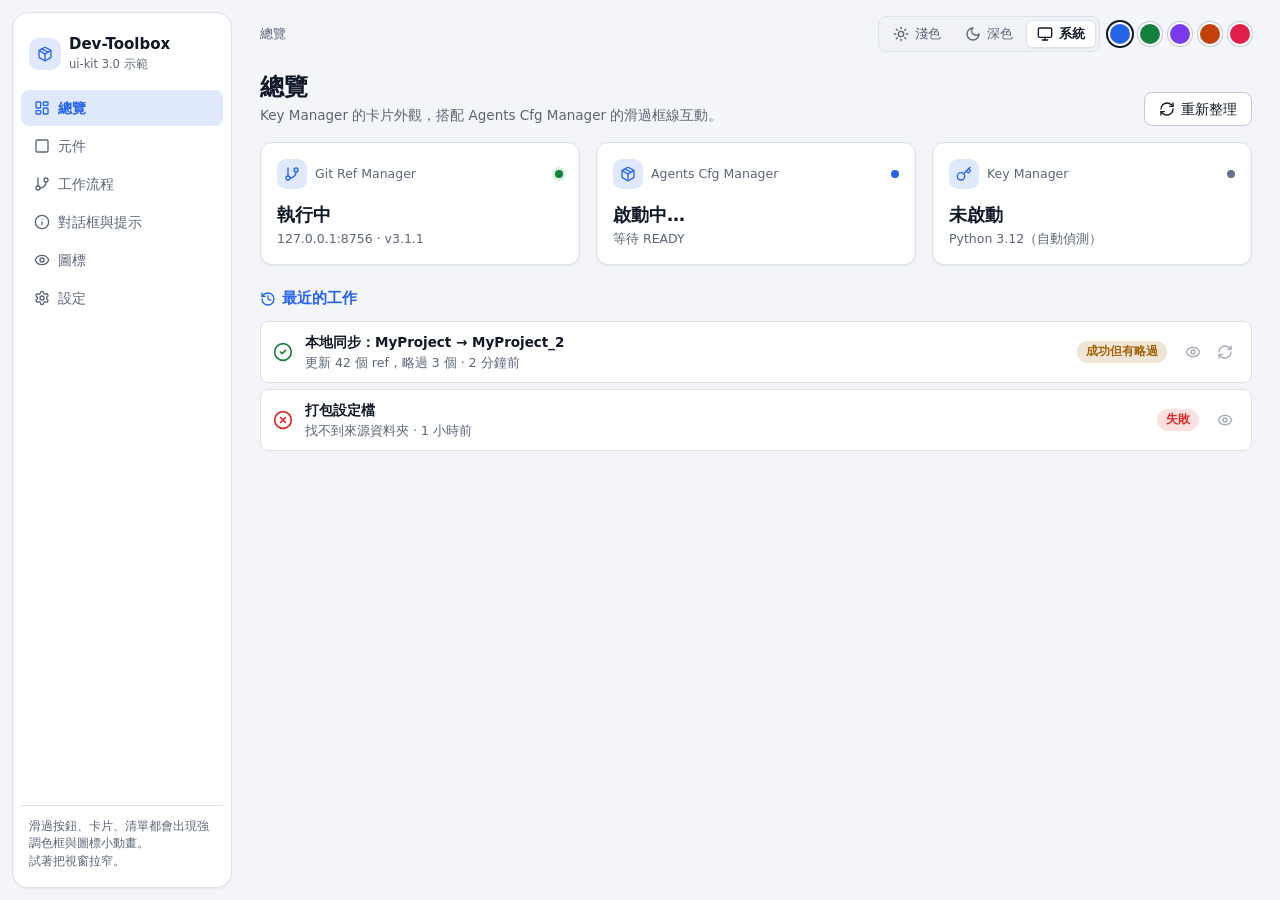
<file: ui-kit/demo/demo.html>
<!DOCTYPE html>
<html lang="zh-Hant">
<head>
<meta charset="utf-8">
<meta name="viewport" content="width=device-width, initial-scale=1">
<meta name="theme-color" content="#f3f5f9">
<title>Dev-Toolbox ui-kit 3.0 示範</title>
<link rel="stylesheet" href="../ui-kit.css">
<link rel="stylesheet" href="demo.css">
<script src="../tb-theme.js"></script>
</head>
<body class="tb-app">
<div class="tb-shell">
  <!-- 側欄：Key Manager 風格的浮動卡片；窄視窗收成圖示列，再窄變成上方橫列 -->
  <aside class="tb-side">
    <div class="tb-brand">
      <span class="tb-brand__logo"><i data-tb-icon="package" data-size="18"></i></span>
      <div class="tb-brand__text">
        <div class="tb-brand__name">Dev-Toolbox</div>
        <div class="tb-brand__sub">ui-kit 3.0 示範</div>
      </div>
    </div>
    <nav class="tb-nav" id="nav">
      <a class="tb-nav__item" href="#overview" aria-current="page" title="總覽"><i data-tb-icon="layout-dashboard" data-anim="pop"></i><span class="tb-nav__label">總覽</span></a>
      <a class="tb-nav__item" href="#components" title="元件"><i data-tb-icon="square" data-anim="wiggle"></i><span class="tb-nav__label">元件</span></a>
      <a class="tb-nav__item" href="#workflow" title="工作流程"><i data-tb-icon="git-branch" data-anim="draw"></i><span class="tb-nav__label">工作流程</span></a>
      <a class="tb-nav__item" href="#dialogs" title="對話框與提示"><i data-tb-icon="info" data-anim="bounce"></i><span class="tb-nav__label">對話框與提示</span></a>
      <a class="tb-nav__item" href="#icons" title="圖標"><i data-tb-icon="eye" data-anim="pop"></i><span class="tb-nav__label">圖標</span></a>
      <a class="tb-nav__item" href="#settings" title="設定"><i data-tb-icon="settings" data-anim="spin"></i><span class="tb-nav__label">設定</span></a>
    </nav>
    <div class="tb-side__foot">滑過按鈕、卡片、清單都會出現強調色框與圖標小動畫。<br>試著把視窗拉窄。</div>
  </aside>

  <main class="tb-main">
    <div class="tb-toolbar">
      <span class="tb-muted tb-small" id="crumb">總覽</span>
      <span class="tb-spacer"></span>
      <div class="tb-seg" role="group" aria-label="深淺色">
        <button class="tb-seg__btn" data-mode="light" title="淺色"><i data-tb-icon="sun" data-anim="spin"></i><span class="demo-hide-sm">淺色</span></button>
        <button class="tb-seg__btn" data-mode="dark" title="深色"><i data-tb-icon="moon" data-anim="wiggle"></i><span class="demo-hide-sm">深色</span></button>
        <button class="tb-seg__btn" data-mode="system" title="跟隨系統"><i data-tb-icon="monitor" data-anim="pop"></i><span class="demo-hide-sm">系統</span></button>
      </div>
      <div class="tb-swatches" role="group" aria-label="強調色" id="swatches"></div>
    </div>

    <div class="tb-content">
      <!-- ===================== 總覽 ===================== -->
      <section class="demo-page" id="page-overview">
        <div class="tb-page-head">
          <div>
            <h1 class="tb-page-head__title">總覽</h1>
            <div class="tb-page-head__sub">Key Manager 的卡片外觀，搭配 Agents Cfg Manager 的滑過框線互動。</div>
          </div>
          <span class="tb-spacer"></span>
          <button class="tb-btn"><i data-tb-icon="refresh-cw" data-anim="spin"></i>重新整理</button>
        </div>
        <div class="tb-grid">
          <div class="tb-card tb-card--interactive">
            <div class="tb-card__head"><span class="tb-card__icon"><i data-tb-icon="git-branch" data-anim="draw"></i></span><span class="tb-card__label">Git Ref Manager</span><span class="tb-spacer"></span><span class="tb-dot tb-dot--ok"></span></div>
            <div class="tb-card__value">執行中</div>
            <div class="tb-muted tb-small">127.0.0.1:8756 · v3.1.1</div>
          </div>
          <div class="tb-card tb-card--interactive">
            <div class="tb-card__head"><span class="tb-card__icon"><i data-tb-icon="package" data-anim="bounce"></i></span><span class="tb-card__label">Agents Cfg Manager</span><span class="tb-spacer"></span><span class="tb-dot tb-dot--busy"></span></div>
            <div class="tb-card__value">啟動中…</div>
            <div class="tb-muted tb-small">等待 READY</div>
          </div>
          <div class="tb-card tb-card--interactive">
            <div class="tb-card__head"><span class="tb-card__icon"><i data-tb-icon="key" data-anim="wiggle"></i></span><span class="tb-card__label">Key Manager</span><span class="tb-spacer"></span><span class="tb-dot"></span></div>
            <div class="tb-card__value">未啟動</div>
            <div class="tb-muted tb-small">Python 3.12（自動偵測）</div>
          </div>
        </div>
        <h2 class="tb-section-title" style="margin-top:24px"><i data-tb-icon="history"></i>最近的工作</h2>
        <div class="tb-list">
          <div class="tb-list__item">
            <i data-tb-icon="circle-check" class="tb-icon--lg demo-ok"></i>
            <div class="tb-list__main"><div class="tb-list__title">本地同步：MyProject → MyProject_2</div><div class="tb-list__sub">更新 42 個 ref，略過 3 個 · 2 分鐘前</div></div>
            <span class="tb-badge tb-badge--warn">成功但有略過</span>
            <div class="tb-list__actions"><button class="tb-btn tb-btn--ghost tb-btn--icon tb-btn--sm" title="查看紀錄"><i data-tb-icon="eye" data-anim="pop"></i></button><button class="tb-btn tb-btn--ghost tb-btn--icon tb-btn--sm" title="再執行一次"><i data-tb-icon="refresh-cw" data-anim="spin"></i></button></div>
          </div>
          <div class="tb-list__item">
            <i data-tb-icon="circle-x" class="tb-icon--lg demo-danger"></i>
            <div class="tb-list__main"><div class="tb-list__title">打包設定檔</div><div class="tb-list__sub">找不到來源資料夾 · 1 小時前</div></div>
            <span class="tb-badge tb-badge--danger">失敗</span>
            <div class="tb-list__actions"><button class="tb-btn tb-btn--ghost tb-btn--icon tb-btn--sm" title="查看紀錄"><i data-tb-icon="eye" data-anim="pop"></i></button></div>
          </div>
        </div>
      </section>

      <!-- ===================== 元件 ===================== -->
      <section class="demo-page tb-hidden" id="page-components">
        <div class="tb-page-head"><div><h1 class="tb-page-head__title">元件</h1><div class="tb-page-head__sub">所有工具共用同一份；工具自己的 CSS 只放版面微調。</div></div></div>
        <div class="tb-grid tb-grid--2">
          <div class="tb-card">
            <h2 class="tb-section-title"><i data-tb-icon="square"></i>按鈕</h2>
            <div class="tb-row">
              <button class="tb-btn tb-btn--primary"><i data-tb-icon="play" data-anim="nudge"></i>執行</button>
              <button class="tb-btn"><i data-tb-icon="eye" data-anim="pop"></i>預覽（Dry-Run）</button>
              <button class="tb-btn tb-btn--danger"><i data-tb-icon="trash-2" data-anim="wiggle"></i>刪除</button>
              <button class="tb-btn tb-btn--ghost"><i data-tb-icon="circle-help" data-anim="bounce"></i>說明</button>
              <button class="tb-btn tb-btn--icon" title="瀏覽"><i data-tb-icon="folder-open" data-anim="bounce"></i></button>
              <button class="tb-btn" disabled>停用</button>
              <button class="tb-btn is-busy" id="busyBtn"><i data-tb-icon="loader"></i>處理中</button>
            </div>
            <div class="tb-row" style="margin-top:12px">
              <button class="tb-btn tb-btn--sm"><i data-tb-icon="plus" data-anim="pop"></i>新增目的 Repo</button>
              <button class="tb-btn tb-btn--sm tb-btn--ghost"><i data-tb-icon="copy" data-anim="pop"></i>複製</button>
              <button class="tb-btn tb-btn--sm tb-btn--ghost"><i data-tb-icon="download" data-anim="bounce"></i>匯出</button>
            </div>
          </div>
          <div class="tb-card">
            <h2 class="tb-section-title"><i data-tb-icon="bookmark"></i>分頁與狀態</h2>
            <div class="tb-tabs" role="tablist" id="demoTabs">
              <button class="tb-tab" role="tab" aria-selected="true">本地同步</button>
              <button class="tb-tab" role="tab" aria-selected="false">Fetch Origin</button>
              <button class="tb-tab" role="tab" aria-selected="false">Worktree</button>
            </div>
            <div class="tb-row">
              <span class="tb-badge tb-badge--ok"><span class="tb-dot tb-dot--ok"></span>連線正常</span>
              <span class="tb-badge tb-badge--warn">略過 3</span>
              <span class="tb-badge tb-badge--danger">失敗</span>
              <span class="tb-badge tb-badge--accent">v3.1.1</span>
              <span class="tb-badge tb-badge--dry">dry-run</span>
            </div>
            <div class="tb-progress" style="margin-top:14px"><div class="tb-progress__bar" style="width:62%"></div></div>
            <div class="tb-progress tb-progress--indeterminate" style="margin-top:10px"><div class="tb-progress__bar"></div></div>
          </div>
          <div class="tb-card">
            <h2 class="tb-section-title"><i data-tb-icon="file-code"></i>表單</h2>
            <div class="tb-stack">
              <label class="tb-field"><span class="tb-field__label">Repo A（來源）</span>
                <span class="tb-input-row"><input class="tb-input tb-input--mono" placeholder="例：D:\MyProject"><button class="tb-btn tb-btn--icon" title="瀏覽"><i data-tb-icon="folder-open" data-anim="bounce"></i></button></span>
                <span class="tb-field__hint">按 Enter 立即驗證</span></label>
              <label class="tb-field"><span class="tb-field__label">檔名格式</span><input class="tb-input is-invalid" value="agents-cfg_<ts>"><span class="tb-field__error">缺少副檔名 .zip</span></label>
              <label class="tb-field"><span class="tb-field__label">範圍</span><select class="tb-select"><option>載入內建範圍…</option><option>只有 opencode.json</option></select></label>
              <div class="tb-row">
                <label class="tb-check"><input type="checkbox" checked>同步 refs/remotes/origin/*</label>
                <label class="tb-check"><input type="checkbox">備份本地 Branch</label>
                <label class="tb-switch"><input type="checkbox" checked>自動捲動</label>
              </div>
            </div>
          </div>
          <div class="tb-card">
            <h2 class="tb-section-title"><i data-tb-icon="layout-dashboard"></i>表格與提示框</h2>
            <div class="tb-table-wrap">
              <table class="tb-table">
                <thead><tr><th>Ref</th><th>A</th><th>B</th><th>動作</th></tr></thead>
                <tbody>
                  <tr><td class="tb-mono">origin/main</td><td class="tb-mono">a1b2c3d</td><td class="tb-mono">9f8e7d6</td><td><span class="tb-badge tb-badge--accent">更新</span></td></tr>
                  <tr><td class="tb-mono">origin/feature/x</td><td class="tb-mono">44aa21e</td><td class="tb-muted">—</td><td><span class="tb-badge tb-badge--ok">新增</span></td></tr>
                  <tr><td class="tb-mono">origin/a/b</td><td class="tb-mono">0c0ffee</td><td class="tb-mono">D/F 衝突</td><td><span class="tb-badge tb-badge--warn">略過</span></td></tr>
                </tbody>
              </table>
            </div>
            <div class="tb-stack" style="margin-top:12px">
              <div class="tb-callout"><i data-tb-icon="info"></i><div>執行前會先預覽差異，確認後才寫入。</div></div>
              <div class="tb-callout tb-callout--warn"><i data-tb-icon="triangle-alert"></i><div>B 的 origin URL 與 A 不同。</div></div>
            </div>
          </div>
        </div>
      </section>

      <!-- ===================== 工作流程（Git Ref Manager 的版面＋底部工作面板） ===================== -->
      <section class="demo-page tb-hidden" id="page-workflow">
        <div class="demo-flow">
          <div class="tb-page-head"><div><h1 class="tb-page-head__title">本地同步</h1><div class="tb-page-head__sub">Git Ref Manager 的版面：分頁＋表單＋底部工作面板。流程固定為「填寫 → 預覽 → 執行」。</div></div></div>
          <div class="tb-tabs" role="tablist">
            <button class="tb-tab" role="tab" aria-selected="true"><i data-tb-icon="refresh-cw" data-anim="spin"></i>本地同步</button>
            <button class="tb-tab" role="tab" aria-selected="false"><i data-tb-icon="download" data-anim="bounce"></i>Fetch Origin</button>
            <button class="tb-tab" role="tab" aria-selected="false"><i data-tb-icon="git-branch" data-anim="draw"></i>Worktree</button>
            <span class="tb-spacer"></span>
            <button class="tb-btn tb-btn--ghost tb-btn--sm"><i data-tb-icon="bookmark" data-anim="bounce"></i>設定檔</button>
            <button class="tb-btn tb-btn--ghost tb-btn--sm"><i data-tb-icon="circle-help" data-anim="bounce"></i>功能說明</button>
          </div>
          <div class="tb-grid tb-grid--2">
            <label class="tb-field"><span class="tb-field__label">Repo A（來源）</span><span class="tb-input-row"><input class="tb-input tb-input--mono" value="D:\MyProject"><button class="tb-btn tb-btn--icon"><i data-tb-icon="folder-open" data-anim="bounce"></i></button></span><span class="tb-field__hint"><span class="tb-dot tb-dot--ok"></span> main · origin 一致</span></label>
            <div class="tb-field"><span class="tb-field__label">Repo B（目的，可多個）</span>
              <div class="tb-list">
                <div class="tb-list__item"><i data-tb-icon="hard-drive"></i><div class="tb-list__main"><div class="tb-list__title tb-mono">D:\MyProject_2</div></div><div class="tb-list__actions"><button class="tb-btn tb-btn--ghost tb-btn--icon tb-btn--sm" title="移除"><i data-tb-icon="x"></i></button></div></div>
              </div>
              <div><button class="tb-btn tb-btn--sm"><i data-tb-icon="plus" data-anim="pop"></i>新增目的 Repo</button></div>
            </div>
          </div>
          <div class="tb-row" style="margin:16px 0">
            <label class="tb-check"><input type="checkbox" checked>同步 refs/remotes/origin/*</label>
            <label class="tb-check"><input type="checkbox">備份本地 Branch → refs/sync/source-heads/*</label>
            <label class="tb-check"><input type="checkbox" checked>遞迴處理已初始化的 Submodule</label>
          </div>
          <div class="tb-row">
            <button class="tb-btn" id="previewBtn"><i data-tb-icon="eye" data-anim="pop"></i>預覽差異</button>
            <button class="tb-btn tb-btn--primary" id="runBtn"><i data-tb-icon="play" data-anim="nudge"></i>一鍵同步</button>
            <label class="tb-check"><input type="checkbox">force（origin 不同仍執行）</label>
          </div>

          <div class="tb-jobpanel" id="job">
            <div class="tb-jobpanel__head">
              <span class="tb-jobpanel__title">工作面板</span>
              <span class="tb-badge" id="jobState">待機</span>
              <div class="tb-jobpanel__progress"><div class="tb-progress"><div class="tb-progress__bar" id="jobBar" style="width:0%"></div></div></div>
              <label class="tb-switch tb-small"><input type="checkbox" checked>自動捲動</label>
              <button class="tb-btn tb-btn--ghost tb-btn--icon tb-btn--sm" title="歷史紀錄"><i data-tb-icon="history" data-anim="spin"></i></button>
              <button class="tb-btn tb-btn--ghost tb-btn--icon tb-btn--sm" id="jobToggle" title="收合"><i data-tb-icon="chevron-down"></i></button>
            </div>
            <div class="tb-jobpanel__body"><pre class="tb-log" id="log"><span class="dry">按「預覽差異」或「一鍵同步」看看效果。</span></pre></div>
          </div>
        </div>
      </section>

      <!-- ===================== 對話框與提示 ===================== -->
      <section class="demo-page tb-hidden" id="page-dialogs">
        <div class="tb-page-head"><div><h1 class="tb-page-head__title">對話框與提示</h1><div class="tb-page-head__sub">所有工具同一套：一般確認、不可逆動作要輸入名稱、右下角提示。</div></div></div>
        <div class="tb-grid">
          <div class="tb-card tb-card--hover"><h2 class="tb-section-title"><i data-tb-icon="circle-help"></i>一般確認</h2><p class="tb-muted">預設焦點在「取消」，Esc 關閉。</p><button class="tb-btn" id="openConfirm">停止工具…</button></div>
          <div class="tb-card tb-card--hover"><h2 class="tb-section-title"><i data-tb-icon="triangle-alert"></i>不可逆動作</h2><p class="tb-muted">必須輸入目標名稱才會啟用按鈕（對應 CLI 的 Read-TbConfirmName）。</p><button class="tb-btn tb-btn--danger" id="openDanger"><i data-tb-icon="trash-2" data-anim="wiggle"></i>刪除 SSH 金鑰…</button></div>
          <div class="tb-card tb-card--hover"><h2 class="tb-section-title"><i data-tb-icon="info"></i>提示訊息</h2><p class="tb-muted">成功 4 秒消失；錯誤停留較久，可手動關閉。</p>
            <div class="tb-row"><button class="tb-btn tb-btn--sm" data-toast="ok">成功</button><button class="tb-btn tb-btn--sm" data-toast="warn">警告</button><button class="tb-btn tb-btn--sm" data-toast="danger">錯誤</button></div></div>
          <div class="tb-card"><h2 class="tb-section-title"><i data-tb-icon="layout-dashboard"></i>空白狀態</h2>
            <div class="tb-empty"><i data-tb-icon="folder" class="tb-icon--xl"></i><div>還沒有設定檔</div><button class="tb-btn tb-btn--sm tb-btn--primary"><i data-tb-icon="plus" data-anim="pop"></i>建立第一個</button></div></div>
        </div>
      </section>

      <!-- ===================== 圖標 ===================== -->
      <section class="demo-page tb-hidden" id="page-icons">
        <div class="tb-page-head"><div><h1 class="tb-page-head__title">圖標</h1><div class="tb-page-head__sub">統一使用 Lucide（ISC 授權），線寬 2、圓角端點。滑過看動畫；下方標示建議的動畫。</div></div></div>
        <div class="demo-icons" id="iconGrid"></div>
      </section>

      <!-- ===================== 設定（含 Python 路徑） ===================== -->
      <section class="demo-page tb-hidden" id="page-settings">
        <div class="tb-page-head"><div><h1 class="tb-page-head__title">設定</h1><div class="tb-page-head__sub">放在 Hub；工具由 Hub 啟動時自動套用。</div></div></div>
        <div class="tb-grid tb-grid--2">
          <div class="tb-card">
            <h2 class="tb-section-title"><i data-tb-icon="sun"></i>外觀</h2>
            <div class="tb-stack">
              <div class="tb-field"><span class="tb-field__label">深淺色</span>
                <div class="tb-seg" role="group">
                  <button class="tb-seg__btn" data-mode="light"><i data-tb-icon="sun" data-anim="spin"></i>淺色</button>
                  <button class="tb-seg__btn" data-mode="dark"><i data-tb-icon="moon" data-anim="wiggle"></i>深色</button>
                  <button class="tb-seg__btn" data-mode="system"><i data-tb-icon="monitor" data-anim="pop"></i>跟隨系統</button>
                </div></div>
              <div class="tb-field"><span class="tb-field__label">強調色</span><div class="tb-swatches" id="swatches2"></div><span class="tb-field__hint">只換按鈕、選取、連結等強調色，底色維持中性。</span></div>
            </div>
          </div>
          <div class="tb-card">
            <h2 class="tb-section-title"><i data-tb-icon="terminal"></i>Python 直譯器</h2>
            <div class="tb-stack">
              <label class="tb-choice"><input type="radio" name="py" value="auto" checked>
                <span><span class="tb-choice__title">自動偵測（建議）</span><br><span class="tb-choice__desc">依序找：DEVTOOLBOX_PYTHON → 工具的 .venv → py 啟動器 → PATH</span></span></label>
              <div class="tb-list demo-py-auto">
                <div class="tb-list__item"><span class="tb-dot"></span><div class="tb-list__main"><div class="tb-list__title">DEVTOOLBOX_PYTHON</div><div class="tb-list__sub">未設定</div></div></div>
                <div class="tb-list__item"><span class="tb-dot tb-dot--warn"></span><div class="tb-list__main"><div class="tb-list__title">Key-Manager\.venv</div><div class="tb-list__sub">略過：指向不存在的 Python（別台電腦建立的）</div></div></div>
                <div class="tb-list__item"><span class="tb-dot tb-dot--ok"></span><div class="tb-list__main"><div class="tb-list__title">py 啟動器 → Python 3.12.4</div><div class="tb-list__sub tb-mono">C:\Windows\py.exe</div></div><span class="tb-badge tb-badge--ok">使用中</span></div>
              </div>
              <label class="tb-choice"><input type="radio" name="py" value="manual">
                <span><span class="tb-choice__title">指定路徑</span><br><span class="tb-choice__desc">優先於自動偵測；對所有 Python 工具生效</span></span></label>
              <div class="tb-field demo-py-manual tb-hidden">
                <span class="tb-input-row"><input class="tb-input tb-input--mono" id="pyPath" placeholder="例：C:\Python312\python.exe"><button class="tb-btn tb-btn--icon" title="瀏覽"><i data-tb-icon="folder-open" data-anim="bounce"></i></button><button class="tb-btn" id="pyCheck"><i data-tb-icon="search" data-anim="pop"></i>檢查</button></span>
                <span class="tb-field__hint" id="pyResult">需要 Python 3.11 以上。</span>
              </div>
              <div class="tb-row tb-row--end"><button class="tb-btn tb-btn--primary"><i data-tb-icon="save" data-anim="bounce"></i>儲存</button></div>
            </div>
          </div>
        </div>
      </section>
    </div>
  </main>
</div>

<div class="tb-toast-area" id="toasts" aria-live="polite"></div>
<div class="tb-dialog-backdrop tb-hidden" id="dlg">
  <div class="tb-dialog" role="dialog" aria-modal="true" aria-labelledby="dlgTitle">
    <span class="tb-dialog__icon" id="dlgIcon"></span>
    <h3 class="tb-dialog__title" id="dlgTitle"></h3>
    <div class="tb-dialog__body" id="dlgBody"></div>
    <label class="tb-field tb-hidden" id="dlgNameField"><span class="tb-field__label" id="dlgNameLabel"></span><input class="tb-input tb-input--mono" id="dlgName" autocomplete="off"></label>
    <div class="tb-dialog__actions"><button class="tb-btn" id="dlgCancel">取消</button><button class="tb-btn tb-btn--primary" id="dlgOk">確定</button></div>
  </div>
</div>
<script src="../tb-icons.js"></script>
<script src="demo.js"></script>
</body>
</html>
</file>
<file: ui-kit/ui-kit.css>
/* ui-kit 3.4.0 — Dev-Toolbox 共用樣式。正本在 Dev-Toolbox/ui-kit，請勿直接修改工具內的複本。 */
/* 搭配 tb-theme.js（深淺色／跟隨系統、強調色）、tb-icons.js（Lucide 圖標）與 tb-dirpicker.js（資料夾／檔案挑選器）。示範頁：ui-kit/demo.html
 * 3.1.0：.tb-btn.is-busy 的圖標由 tb-icons.js 換成 loader 圓弧，本檔只負責轉圈。 */

/* ============ 1. 設計 token ============ */
:root {
  --tb-font: "Segoe UI Variable Text", "Segoe UI", "Microsoft JhengHei UI", "Microsoft JhengHei", system-ui, sans-serif;
  --tb-mono: "Cascadia Mono", "Cascadia Code", Consolas, "Courier New", monospace;
  --tb-fs-xs: 11.5px;
  --tb-fs-sm: 12.5px;
  --tb-fs: 13.5px;
  --tb-fs-lg: 15px;
  --tb-fs-xl: 18px;
  --tb-fs-2xl: 24px;
  --tb-space-1: 4px;
  --tb-space-2: 8px;
  --tb-space-3: 12px;
  --tb-space-4: 16px;
  --tb-space-5: 24px;
  --tb-space-6: 32px;
  --tb-radius-sm: 6px;
  --tb-radius: 8px;
  --tb-radius-lg: 12px;
  --tb-radius-xl: 16px;
  --tb-control-h: 34px;
  --tb-topbar-h: 48px;
  --tb-sidebar-w: 220px;
  --tb-rail-w: 64px;
  --tb-transition: 160ms ease;

  /* 強調色：每種顏色有淺色版（-l）與深色版（-d），主題決定用哪個 */
  --tb-accent-l: #2563eb;
  --tb-accent-d: #60a5fa;
}
:root[data-accent="green"]  { --tb-accent-l: #15803d; --tb-accent-d: #4ade80; }
:root[data-accent="violet"] { --tb-accent-l: #7c3aed; --tb-accent-d: #a78bfa; }
:root[data-accent="orange"] { --tb-accent-l: #c2410c; --tb-accent-d: #fb923c; }
:root[data-accent="rose"]   { --tb-accent-l: #e11d48; --tb-accent-d: #fb7185; }

/* 淺色 */
:root, :root[data-theme="light"] {
  --tb-bg: #f3f5f9;
  --tb-surface: #ffffff;
  --tb-surface-2: #f0f2f6;
  --tb-surface-3: #e5e9f0;
  --tb-text: #111827;
  --tb-muted: #5b6576;
  --tb-border: #dde2ea;
  --tb-border-strong: #c3cad6;
  --tb-accent: var(--tb-accent-l);
  --tb-accent-fg: #ffffff;
  --tb-ok: #15803d;
  --tb-warn: #a16207;
  --tb-danger: #dc2626;
  --tb-dry: #64748b;
  --tb-scroll: #c3cad6;
  --tb-shadow-sm: 0 1px 2px rgba(17, 24, 39, 0.06);
  --tb-shadow: 0 6px 20px rgba(17, 24, 39, 0.10);
  color-scheme: light;
}
/* 沒有 JS（或 tb-theme.js 還沒執行）時跟隨系統 */
@media (prefers-color-scheme: dark) {
  :root:not([data-theme]) {
    --tb-bg: #0a0e19; --tb-surface: #111726; --tb-surface-2: #172033; --tb-surface-3: #1f2a40;
    --tb-text: #e8edf5; --tb-muted: #94a1b5; --tb-border: #243049; --tb-border-strong: #33415c;
    --tb-accent: var(--tb-accent-d); --tb-accent-fg: #0a0e19;
    --tb-ok: #4ade80; --tb-warn: #fbbf24; --tb-danger: #f87171; --tb-dry: #8b98ab; --tb-scroll: #33415c;
    --tb-shadow-sm: 0 1px 2px rgba(0, 0, 0, 0.4); --tb-shadow: 0 8px 28px rgba(0, 0, 0, 0.45);
    color-scheme: dark;
  }
}
:root[data-theme="dark"] {
  --tb-bg: #0a0e19; --tb-surface: #111726; --tb-surface-2: #172033; --tb-surface-3: #1f2a40;
  --tb-text: #e8edf5; --tb-muted: #94a1b5; --tb-border: #243049; --tb-border-strong: #33415c;
  --tb-accent: var(--tb-accent-d); --tb-accent-fg: #0a0e19;
  --tb-ok: #4ade80; --tb-warn: #fbbf24; --tb-danger: #f87171; --tb-dry: #8b98ab; --tb-scroll: #33415c;
  --tb-shadow-sm: 0 1px 2px rgba(0, 0, 0, 0.4); --tb-shadow: 0 8px 28px rgba(0, 0, 0, 0.45);
  color-scheme: dark;
}
:root {
  --tb-accent-soft: color-mix(in srgb, var(--tb-accent) 14%, transparent);
  --tb-accent-ring: color-mix(in srgb, var(--tb-accent) 35%, transparent);
  --tb-ok-soft: color-mix(in srgb, var(--tb-ok) 14%, transparent);
  --tb-warn-soft: color-mix(in srgb, var(--tb-warn) 16%, transparent);
  --tb-danger-soft: color-mix(in srgb, var(--tb-danger) 14%, transparent);
  --tb-focus: 0 0 0 3px var(--tb-accent-ring);
}

/* ============ 2. 基礎 ============ */
.tb-app, .tb-app *, .tb-app *::before, .tb-app *::after { box-sizing: border-box; }
.tb-app {
  margin: 0; min-height: 100vh;
  background: var(--tb-bg); color: var(--tb-text);
  font: var(--tb-fs)/1.55 var(--tb-font);
  -webkit-font-smoothing: antialiased;
  transition: background var(--tb-transition), color var(--tb-transition);
}
.tb-app h1, .tb-app h2, .tb-app h3, .tb-app h4 { margin: 0; line-height: 1.3; }
.tb-app :where(a) { color: var(--tb-accent); }
.tb-app code, .tb-app pre, .tb-mono { font-family: var(--tb-mono); font-size: 0.93em; }
.tb-app ::-webkit-scrollbar { width: 10px; height: 10px; }
.tb-app ::-webkit-scrollbar-thumb { background: var(--tb-scroll); border-radius: 5px; border: 2px solid transparent; background-clip: padding-box; }
.tb-app ::selection { background: var(--tb-accent-ring); }
.tb-hidden { display: none !important; }
.tb-muted { color: var(--tb-muted); }
.tb-small { font-size: var(--tb-fs-sm); }
.tb-sr-only { position: absolute; width: 1px; height: 1px; margin: -1px; padding: 0; overflow: hidden; clip: rect(0 0 0 0); white-space: nowrap; border: 0; }
.tb-row { display: flex; align-items: center; gap: var(--tb-space-2); flex-wrap: wrap; min-width: 0; }
.tb-row--end { justify-content: flex-end; }
.tb-spacer { flex: 1; }
.tb-stack { display: flex; flex-direction: column; gap: var(--tb-space-3); min-width: 0; }
.tb-grid { display: grid; gap: var(--tb-space-4); grid-template-columns: repeat(auto-fit, minmax(min(260px, 100%), 1fr)); }
.tb-grid--2 { grid-template-columns: repeat(auto-fit, minmax(min(380px, 100%), 1fr)); }
@media (prefers-reduced-motion: reduce) { .tb-app * { transition: none !important; animation: none !important; } }

/* ============ 3. 版面：側欄（浮動卡片）＋ 主內容 ＋ 底部工作面板 ============ */
.tb-shell {
  display: grid; grid-template-columns: var(--tb-sidebar-w) minmax(0, 1fr);
  gap: var(--tb-space-3); height: 100vh; padding: var(--tb-space-3);
}
.tb-side {
  display: flex; flex-direction: column; min-height: 0;
  background: var(--tb-surface); border: 1px solid var(--tb-border);
  border-radius: var(--tb-radius-xl); box-shadow: var(--tb-shadow-sm);
  padding: var(--tb-space-3) var(--tb-space-2);
}
.tb-brand { display: flex; align-items: center; gap: var(--tb-space-2); padding: var(--tb-space-2) var(--tb-space-2) var(--tb-space-4); min-width: 0; }
.tb-brand__logo {
  display: inline-grid; place-items: center; flex: none; width: 32px; height: 32px;
  border-radius: 10px; background: var(--tb-accent-soft); color: var(--tb-accent);
}
.tb-brand__text { min-width: 0; }
.tb-brand__name { font-weight: 650; font-size: var(--tb-fs-lg); white-space: nowrap; overflow: hidden; text-overflow: ellipsis; }
.tb-brand__sub { color: var(--tb-muted); font-size: var(--tb-fs-xs); }
.tb-nav { display: flex; flex-direction: column; gap: 2px; overflow-y: auto; flex: 1; min-height: 0; }
.tb-nav__item {
  position: relative; display: flex; align-items: center; gap: var(--tb-space-2);
  width: 100%; min-height: 36px; padding: 0 var(--tb-space-3);
  border: 1px solid transparent; border-radius: var(--tb-radius);
  background: transparent; color: var(--tb-muted);
  font: inherit; text-align: left; cursor: pointer; text-decoration: none;
  transition: background var(--tb-transition), color var(--tb-transition), border-color var(--tb-transition);
}
.tb-nav__item:hover { background: var(--tb-surface-2); color: var(--tb-text); border-color: var(--tb-border); }
.tb-nav__item:focus-visible { outline: none; box-shadow: var(--tb-focus); }
.tb-nav__item[aria-current="page"] { background: var(--tb-accent-soft); color: var(--tb-accent); font-weight: 600; }
.tb-nav__item[aria-current="page"]::before {
  content: ""; position: absolute; left: -9px; top: 8px; bottom: 8px; width: 3px; border-radius: 3px; background: var(--tb-accent);
}
.tb-nav__label { flex: 1; min-width: 0; white-space: nowrap; overflow: hidden; text-overflow: ellipsis; }
.tb-nav__meta { font-size: var(--tb-fs-xs); opacity: 0.8; }
.tb-side__foot { border-top: 1px solid var(--tb-border); margin-top: var(--tb-space-2); padding: var(--tb-space-3) var(--tb-space-2) var(--tb-space-1); font-size: var(--tb-fs-xs); color: var(--tb-muted); }

.tb-main { display: flex; flex-direction: column; min-width: 0; min-height: 0; }
.tb-content { flex: 1; min-height: 0; overflow: auto; padding: var(--tb-space-3) var(--tb-space-4) var(--tb-space-5); }
.tb-toolbar { display: flex; align-items: center; gap: var(--tb-space-2); flex-wrap: wrap; padding: var(--tb-space-1) var(--tb-space-4) var(--tb-space-2); min-height: var(--tb-topbar-h); }
.tb-page-head { display: flex; align-items: flex-end; gap: var(--tb-space-3); flex-wrap: wrap; margin-bottom: var(--tb-space-4); }
.tb-page-head__title { font-size: var(--tb-fs-2xl); font-weight: 700; letter-spacing: -0.01em; }
.tb-page-head__sub { color: var(--tb-muted); margin-top: 2px; }

/* 舊版（2.x）相容：頂部列＋側欄＋紀錄面板 */
.tb-layout { display: grid; grid-template-columns: var(--tb-sidebar-w) minmax(0, 1fr); grid-template-rows: var(--tb-topbar-h) minmax(0, 1fr) auto; grid-template-areas: "top top" "side main" "side log"; height: 100vh; }
.tb-topbar { grid-area: top; display: flex; align-items: center; gap: var(--tb-space-3); padding: 0 var(--tb-space-4); background: var(--tb-surface); border-bottom: 1px solid var(--tb-border); min-width: 0; }
.tb-topbar__title { font-size: var(--tb-fs-lg); font-weight: 600; }
.tb-topbar__version { color: var(--tb-muted); font-size: var(--tb-fs-sm); }
.tb-topbar__spacer { flex: 1; }
.tb-sidebar { grid-area: side; padding: var(--tb-space-3) var(--tb-space-2); background: var(--tb-surface); border-right: 1px solid var(--tb-border); overflow-y: auto; }
.tb-layout > .tb-main { grid-area: main; overflow: auto; padding: var(--tb-space-4) var(--tb-space-5); }
.tb-logpanel { grid-area: log; border-top: 1px solid var(--tb-border); background: var(--tb-surface); }

/* Hub 嵌入（?embedded=1）：工具隱藏自己的側欄品牌與頂部列，Hub 已提供外框 */
:root[data-embedded] .tb-topbar, :root[data-embedded] .tb-brand, :root[data-embedded] .tb-hide-embedded { display: none !important; }
:root[data-embedded] .tb-layout { grid-template-rows: 0 minmax(0, 1fr) auto; }
:root[data-embedded] .tb-shell { padding: 0; gap: var(--tb-space-2); }

/* 響應式：窄視窗不切掉右側內容 */
@media (max-width: 960px) {
  .tb-shell { grid-template-columns: var(--tb-rail-w) minmax(0, 1fr); }
  .tb-side { padding: var(--tb-space-2) 6px; align-items: stretch; }
  .tb-brand { justify-content: center; padding: var(--tb-space-1) 0 var(--tb-space-3); }
  .tb-brand__text, .tb-nav__label, .tb-nav__meta, .tb-side__foot { display: none; }
  .tb-nav__item { justify-content: center; padding: 0; }
  .tb-nav__item[aria-current="page"]::before { left: -7px; }
  .tb-layout { grid-template-columns: var(--tb-rail-w) minmax(0, 1fr); }
}
@media (max-width: 640px) {
  .tb-shell { grid-template-columns: minmax(0, 1fr); grid-template-rows: auto minmax(0, 1fr); height: auto; min-height: 100vh; padding: var(--tb-space-2); }
  .tb-side { flex-direction: row; align-items: center; padding: var(--tb-space-1); border-radius: var(--tb-radius-lg); }
  .tb-brand { padding: 0 var(--tb-space-2); }
  .tb-nav { flex-direction: row; overflow-x: auto; overflow-y: hidden; }
  .tb-nav__item { width: auto; min-width: 40px; flex: none; }
  .tb-nav__item[aria-current="page"]::before { left: 8px; right: 8px; top: auto; bottom: -5px; width: auto; height: 3px; }
  .tb-content { padding: var(--tb-space-2); }
  .tb-toolbar { padding: var(--tb-space-1) var(--tb-space-2); }
  .tb-page-head__title { font-size: var(--tb-fs-xl); }
  .tb-layout { grid-template-columns: minmax(0, 1fr); grid-template-areas: "top" "main" "log"; }
  .tb-sidebar { display: none; }
}

/* ============ 4. 按鈕 ============ */
.tb-btn {
  display: inline-flex; align-items: center; justify-content: center; gap: 6px;
  min-height: var(--tb-control-h); padding: 0 14px; max-width: 100%;
  border: 1px solid var(--tb-border-strong); border-radius: var(--tb-radius);
  background: var(--tb-surface); color: var(--tb-text);
  font: inherit; font-weight: 550; white-space: nowrap; cursor: pointer; user-select: none;
  transition: border-color var(--tb-transition), background var(--tb-transition), box-shadow var(--tb-transition), transform 80ms ease, color var(--tb-transition);
}
.tb-btn:hover:not(:disabled) { border-color: var(--tb-accent); box-shadow: 0 0 0 3px var(--tb-accent-soft); }
.tb-btn:active:not(:disabled) { transform: translateY(1px); }
.tb-btn:focus-visible { outline: none; box-shadow: var(--tb-focus); }
.tb-btn:disabled { opacity: 0.5; cursor: not-allowed; }
.tb-btn--primary { background: var(--tb-accent); border-color: var(--tb-accent); color: var(--tb-accent-fg); }
.tb-btn--primary:hover:not(:disabled) { filter: brightness(1.08); box-shadow: 0 0 0 3px var(--tb-accent-ring); }
.tb-btn--danger { color: var(--tb-danger); border-color: color-mix(in srgb, var(--tb-danger) 45%, var(--tb-border)); }
.tb-btn--danger:hover:not(:disabled) { background: var(--tb-danger); border-color: var(--tb-danger); color: #fff; box-shadow: 0 0 0 3px var(--tb-danger-soft); }
.tb-btn--ghost { background: transparent; border-color: transparent; color: var(--tb-muted); }
.tb-btn--ghost:hover:not(:disabled) { background: var(--tb-surface-2); color: var(--tb-text); border-color: var(--tb-border); box-shadow: none; }
.tb-btn--sm { min-height: 28px; padding: 0 10px; font-size: var(--tb-fs-sm); }
.tb-btn--icon { width: var(--tb-control-h); padding: 0; }
.tb-btn--icon.tb-btn--sm { width: 28px; }
.tb-btn.is-busy { pointer-events: none; opacity: 0.8; }
.tb-btn.is-busy .tb-icon { animation: tb-spin 0.9s linear infinite; }

/* 分段切換（深淺色、篩選） */
.tb-seg { display: inline-flex; padding: 3px; gap: 2px; border-radius: var(--tb-radius); background: var(--tb-surface-2); border: 1px solid var(--tb-border); }
.tb-seg__btn { display: inline-flex; align-items: center; gap: 6px; min-height: 28px; padding: 0 10px; border: 1px solid transparent; border-radius: 6px; background: transparent; color: var(--tb-muted); font: inherit; font-size: var(--tb-fs-sm); cursor: pointer; transition: all var(--tb-transition); }
.tb-seg__btn:hover { color: var(--tb-text); border-color: var(--tb-border-strong); }
.tb-seg__btn[aria-pressed="true"] { background: var(--tb-surface); color: var(--tb-text); box-shadow: var(--tb-shadow-sm); border-color: var(--tb-border); font-weight: 600; }

/* 強調色色票 */
.tb-swatches { display: inline-flex; gap: 6px; }
.tb-swatch { width: 24px; height: 24px; border-radius: 50%; border: 2px solid var(--tb-surface); box-shadow: 0 0 0 1px var(--tb-border-strong); cursor: pointer; transition: transform var(--tb-transition), box-shadow var(--tb-transition); padding: 0; }
.tb-swatch:hover { transform: scale(1.12); }
.tb-swatch[data-accent="blue"] { background: #2563eb; } .tb-swatch[data-accent="green"] { background: #15803d; } .tb-swatch[data-accent="violet"] { background: #7c3aed; }
.tb-swatch[data-accent="orange"] { background: #c2410c; } .tb-swatch[data-accent="rose"] { background: #e11d48; }
.tb-swatch[aria-pressed="true"] { box-shadow: 0 0 0 2px var(--tb-text); }

/* ============ 5. 分頁 ============ */
.tb-tabs { display: flex; gap: 6px; flex-wrap: wrap; align-items: center; margin-bottom: var(--tb-space-4); }
.tb-tab {
  display: inline-flex; align-items: center; gap: 6px; min-height: 34px; padding: 0 14px;
  border: 1px solid var(--tb-border); border-radius: var(--tb-radius);
  background: var(--tb-surface); color: var(--tb-muted); font: inherit; font-weight: 550; cursor: pointer;
  transition: all var(--tb-transition);
}
.tb-tab:hover { color: var(--tb-text); border-color: var(--tb-accent); box-shadow: 0 0 0 3px var(--tb-accent-soft); }
.tb-tab:focus-visible { outline: none; box-shadow: var(--tb-focus); }
.tb-tab[aria-selected="true"], .tb-tab.is-active { background: var(--tb-accent-soft); color: var(--tb-accent); border-color: var(--tb-accent); }

/* ============ 6. 卡片與區塊 ============ */
.tb-card {
  background: var(--tb-surface); border: 1px solid var(--tb-border); border-radius: var(--tb-radius-lg);
  padding: var(--tb-space-4); box-shadow: var(--tb-shadow-sm); min-width: 0;
  transition: border-color var(--tb-transition), box-shadow var(--tb-transition), transform var(--tb-transition);
}
.tb-card--interactive { cursor: pointer; }
.tb-card--interactive:hover, .tb-card--hover:hover { border-color: var(--tb-accent); box-shadow: 0 0 0 3px var(--tb-accent-soft), var(--tb-shadow); transform: translateY(-1px); }
.tb-card__head { display: flex; align-items: center; gap: var(--tb-space-2); margin-bottom: var(--tb-space-3); min-width: 0; }
.tb-card__title { font-size: var(--tb-fs-lg); font-weight: 650; margin: 0; }
.tb-card__icon { display: inline-grid; place-items: center; flex: none; width: 30px; height: 30px; border-radius: 9px; background: var(--tb-accent-soft); color: var(--tb-accent); }
.tb-card__label { color: var(--tb-muted); font-size: var(--tb-fs-sm); }
.tb-card__value { font-size: var(--tb-fs-xl); font-weight: 650; }
.tb-section-title { display: flex; align-items: center; gap: 6px; color: var(--tb-accent); font-weight: 650; font-size: var(--tb-fs-lg); margin: 0 0 var(--tb-space-3); }
/* 標題 reset（.tb-app h2 margin:0）權重較高，這裡要補回標題下方間距 */
.tb-app .tb-section-title { margin-bottom: var(--tb-space-3); }
.tb-divider { height: 1px; background: var(--tb-border); border: 0; margin: var(--tb-space-4) 0; }
.tb-empty { display: grid; place-items: center; gap: var(--tb-space-2); text-align: center; padding: var(--tb-space-6) var(--tb-space-4); color: var(--tb-muted); border: 1px dashed var(--tb-border-strong); border-radius: var(--tb-radius-lg); }

/* ============ 7. 表單 ============ */
.tb-field { display: flex; flex-direction: column; gap: 6px; min-width: 0; }
.tb-field__label { font-size: var(--tb-fs-sm); color: var(--tb-muted); font-weight: 550; }
.tb-field__hint { font-size: var(--tb-fs-xs); color: var(--tb-muted); }
.tb-field__error { font-size: var(--tb-fs-xs); color: var(--tb-danger); }
.tb-input, .tb-select, .tb-textarea {
  width: 100%; min-width: 0; min-height: var(--tb-control-h); padding: 6px 10px;
  border: 1px solid var(--tb-border-strong); border-radius: var(--tb-radius);
  background: var(--tb-surface); color: var(--tb-text); font: inherit;
  transition: border-color var(--tb-transition), box-shadow var(--tb-transition);
}
/* Native dropdowns need an opaque option background, including in glass themes. */
.tb-app select :is(option, optgroup) { background-color: var(--tb-bg); color: var(--tb-text); }
.tb-input::placeholder, .tb-textarea::placeholder { color: color-mix(in srgb, var(--tb-muted) 75%, transparent); }
.tb-input:hover, .tb-select:hover, .tb-textarea:hover { border-color: color-mix(in srgb, var(--tb-accent) 55%, var(--tb-border-strong)); }
.tb-input:focus, .tb-select:focus, .tb-textarea:focus { outline: none; border-color: var(--tb-accent); box-shadow: var(--tb-focus); }
.tb-input.is-invalid { border-color: var(--tb-danger); }
.tb-input--mono { font-family: var(--tb-mono); font-size: var(--tb-fs-sm); }
.tb-input-row { display: flex; gap: 6px; min-width: 0; }
.tb-input-row > .tb-input { flex: 1; }
.tb-check { display: inline-flex; align-items: center; gap: 8px; cursor: pointer; padding: 3px 6px; margin-left: -6px; border-radius: var(--tb-radius-sm); transition: background var(--tb-transition); }
.tb-check:hover { background: var(--tb-surface-2); }
.tb-check input { width: 16px; height: 16px; accent-color: var(--tb-accent); margin: 0; cursor: pointer; }
.tb-switch { position: relative; display: inline-flex; align-items: center; gap: 8px; cursor: pointer; }
.tb-switch input { appearance: none; width: 36px; height: 20px; border-radius: 999px; background: var(--tb-surface-3); border: 1px solid var(--tb-border-strong); margin: 0; cursor: pointer; position: relative; transition: background var(--tb-transition); }
.tb-switch input::after { content: ""; position: absolute; top: 2px; left: 2px; width: 14px; height: 14px; border-radius: 50%; background: #fff; box-shadow: 0 1px 2px rgba(0,0,0,.3); transition: transform var(--tb-transition); }
.tb-switch input:checked { background: var(--tb-accent); border-color: var(--tb-accent); }
.tb-switch input:checked::after { transform: translateX(16px); }
.tb-switch input:focus-visible { outline: none; box-shadow: var(--tb-focus); }
/* 選項卡片（單選）：滑過有框，選中為強調色框 */
.tb-choice { display: flex; gap: var(--tb-space-3); align-items: flex-start; padding: var(--tb-space-3) var(--tb-space-4); border: 1px solid var(--tb-border); border-radius: var(--tb-radius-lg); background: var(--tb-surface); cursor: pointer; transition: all var(--tb-transition); }
.tb-choice:hover { border-color: var(--tb-accent); box-shadow: 0 0 0 3px var(--tb-accent-soft); }
.tb-choice input { margin-top: 3px; accent-color: var(--tb-accent); }
.tb-choice:has(input:checked) { border-color: var(--tb-accent); background: color-mix(in srgb, var(--tb-accent) 6%, var(--tb-surface)); }
.tb-choice__title { font-weight: 600; }
.tb-choice__desc { color: var(--tb-muted); font-size: var(--tb-fs-sm); }

/* ============ 8. 狀態：徽章、燈號、進度 ============ */
.tb-badge { display: inline-flex; align-items: center; gap: 4px; padding: 1px 8px; border-radius: 999px; font-size: var(--tb-fs-xs); font-weight: 600; background: var(--tb-surface-2); color: var(--tb-muted); border: 1px solid var(--tb-border); white-space: nowrap; }
.tb-badge--ok { background: var(--tb-ok-soft); color: var(--tb-ok); border-color: transparent; }
.tb-badge--warn { background: var(--tb-warn-soft); color: var(--tb-warn); border-color: transparent; }
.tb-badge--danger { background: var(--tb-danger-soft); color: var(--tb-danger); border-color: transparent; }
.tb-badge--accent { background: var(--tb-accent-soft); color: var(--tb-accent); border-color: transparent; }
.tb-badge--dry { color: var(--tb-dry); }
.tb-dot { display: inline-block; flex: none; width: 8px; height: 8px; border-radius: 50%; background: var(--tb-dry); }
.tb-dot--ok { background: var(--tb-ok); box-shadow: 0 0 0 3px var(--tb-ok-soft); }
.tb-dot--warn { background: var(--tb-warn); }
.tb-dot--danger { background: var(--tb-danger); }
.tb-dot--busy { background: var(--tb-accent); animation: tb-pulse 1.2s ease-in-out infinite; }
.tb-progress { height: 6px; border-radius: 999px; background: var(--tb-surface-3); overflow: hidden; }
.tb-progress__bar { height: 100%; background: var(--tb-accent); border-radius: inherit; transition: width 300ms ease; }
.tb-progress--indeterminate .tb-progress__bar { width: 35%; animation: tb-indet 1.2s ease-in-out infinite; }

/* ============ 9. 清單與表格 ============ */
.tb-list { display: flex; flex-direction: column; gap: 6px; }
.tb-list__item { display: flex; align-items: center; gap: var(--tb-space-3); padding: 10px var(--tb-space-3); border: 1px solid var(--tb-border); border-radius: var(--tb-radius); background: var(--tb-surface); min-width: 0; transition: all var(--tb-transition); }
.tb-list__item:hover { border-color: var(--tb-accent); box-shadow: 0 0 0 3px var(--tb-accent-soft); }
.tb-list__main { flex: 1; min-width: 0; }
.tb-list__title { font-weight: 600; overflow: hidden; text-overflow: ellipsis; white-space: nowrap; }
.tb-list__sub { color: var(--tb-muted); font-size: var(--tb-fs-sm); overflow: hidden; text-overflow: ellipsis; white-space: nowrap; }
.tb-list__actions { display: flex; gap: 4px; opacity: 0.55; transition: opacity var(--tb-transition); }
.tb-list__item:hover .tb-list__actions, .tb-list__item:focus-within .tb-list__actions { opacity: 1; }
.tb-table-wrap { overflow-x: auto; border: 1px solid var(--tb-border); border-radius: var(--tb-radius-lg); }
.tb-table { width: 100%; border-collapse: collapse; font-size: var(--tb-fs-sm); }
.tb-table th, .tb-table td { padding: 8px 12px; text-align: left; border-bottom: 1px solid var(--tb-border); white-space: nowrap; }
.tb-table th { color: var(--tb-muted); font-weight: 600; background: var(--tb-surface-2); position: sticky; top: 0; }
.tb-table tbody tr { transition: background var(--tb-transition); }
.tb-table tbody tr:hover { background: var(--tb-accent-soft); }
.tb-table tr:last-child td { border-bottom: 0; }

/* ============ 10. 工作面板（底部 log） ============ */
.tb-jobpanel { margin-top: auto; background: var(--tb-surface); border: 1px solid var(--tb-border); border-radius: var(--tb-radius-lg); box-shadow: var(--tb-shadow-sm); min-width: 0; display: flex; flex-direction: column; }
.tb-jobpanel__head { display: flex; align-items: center; gap: var(--tb-space-2); flex-wrap: wrap; padding: 8px var(--tb-space-3); border-bottom: 1px solid var(--tb-border); }
.tb-jobpanel__title { font-weight: 650; }
.tb-jobpanel__progress { flex: 1; min-width: 80px; }
.tb-jobpanel.is-collapsed .tb-jobpanel__body { display: none; }
.tb-jobpanel.is-collapsed .tb-jobpanel__head { border-bottom: 0; }
.tb-log { margin: 0; padding: 10px var(--tb-space-3); height: var(--tb-log-h, 180px); overflow: auto; font: var(--tb-fs-sm)/1.6 var(--tb-mono); white-space: pre-wrap; word-break: break-all; background: color-mix(in srgb, var(--tb-surface-2) 60%, var(--tb-surface)); border-radius: 0 0 var(--tb-radius-lg) var(--tb-radius-lg); }
.tb-log .ok { color: var(--tb-ok); }
.tb-log .warn { color: var(--tb-warn); }
.tb-log .err { color: var(--tb-danger); }
.tb-log .dry { color: var(--tb-dry); }

/* ============ 11. 對話框與提示 ============ */
.tb-dialog-backdrop { position: fixed; inset: 0; z-index: 100; display: flex; align-items: center; justify-content: center; padding: var(--tb-space-4); background: rgba(5, 8, 16, 0.55); backdrop-filter: blur(2px); animation: tb-fade 140ms ease; }
.tb-dialog { width: min(460px, 100%); max-height: calc(100vh - 32px); overflow: auto; background: var(--tb-surface); color: var(--tb-text); border: 1px solid var(--tb-border); border-radius: var(--tb-radius-xl); box-shadow: var(--tb-shadow); padding: var(--tb-space-5); animation: tb-pop 160ms ease; }
.tb-dialog__icon { display: inline-grid; place-items: center; width: 40px; height: 40px; border-radius: 12px; margin-bottom: var(--tb-space-3); background: var(--tb-accent-soft); color: var(--tb-accent); }
.tb-dialog--danger .tb-dialog__icon { background: var(--tb-danger-soft); color: var(--tb-danger); }
.tb-dialog__title { font-size: var(--tb-fs-xl); font-weight: 650; margin: 0 0 var(--tb-space-2); }
.tb-dialog__body { color: var(--tb-muted); margin-bottom: var(--tb-space-4); }
.tb-dialog__actions { display: flex; justify-content: flex-end; gap: var(--tb-space-2); flex-wrap: wrap; margin-top: var(--tb-space-4); }
.tb-toast-area { position: fixed; right: var(--tb-space-4); bottom: var(--tb-space-4); z-index: 110; display: flex; flex-direction: column; gap: var(--tb-space-2); max-width: min(380px, calc(100vw - 32px)); }
.tb-toast { display: flex; align-items: flex-start; gap: var(--tb-space-2); padding: 10px 14px; background: var(--tb-surface); color: var(--tb-text); border: 1px solid var(--tb-border); border-left: 4px solid var(--tb-accent); border-radius: var(--tb-radius); box-shadow: var(--tb-shadow); animation: tb-slide 180ms ease; }
.tb-toast--ok { border-left-color: var(--tb-ok); } .tb-toast--ok .tb-icon { color: var(--tb-ok); }
.tb-toast--warn { border-left-color: var(--tb-warn); } .tb-toast--warn .tb-icon { color: var(--tb-warn); }
.tb-toast--danger { border-left-color: var(--tb-danger); } .tb-toast--danger .tb-icon { color: var(--tb-danger); }
.tb-callout { display: flex; gap: var(--tb-space-2); padding: 10px 14px; border-radius: var(--tb-radius); background: var(--tb-accent-soft); color: var(--tb-text); }
.tb-callout .tb-icon { color: var(--tb-accent); margin-top: 2px; }
.tb-callout--warn { background: var(--tb-warn-soft); } .tb-callout--warn .tb-icon { color: var(--tb-warn); }
.tb-callout--danger { background: var(--tb-danger-soft); } .tb-callout--danger .tb-icon { color: var(--tb-danger); }
.tb-kbd { font-family: var(--tb-mono); font-size: var(--tb-fs-xs); padding: 1px 6px; border: 1px solid var(--tb-border-strong); border-bottom-width: 2px; border-radius: 5px; background: var(--tb-surface-2); }

/* ============ 11.5 資料夾／檔案挑選器（tb-dirpicker.js） ============ */
/* 元件掛在 document.body（.tb-app 之外），box-sizing 需自覆 */
.tb-dp, .tb-dp *, .tb-dp *::before, .tb-dp *::after { box-sizing: border-box; }
.tb-dp { position: fixed; inset: 0; z-index: 120; display: flex; align-items: center; justify-content: center; padding: var(--tb-space-4); background: rgba(5, 8, 16, 0.55); backdrop-filter: blur(2px); animation: tb-fade 140ms ease; }
.tb-dp__box { width: min(680px, 100%); max-height: calc(100vh - 48px); display: flex; flex-direction: column; background: var(--tb-surface); color: var(--tb-text); border: 1px solid var(--tb-border); border-radius: var(--tb-radius-xl); box-shadow: var(--tb-shadow); animation: tb-pop 160ms ease; }
.tb-dp__head { display: flex; align-items: center; gap: var(--tb-space-2); padding: var(--tb-space-3) var(--tb-space-4) 0; }
.tb-dp__title { font-weight: 650; font-size: var(--tb-fs-lg); flex: 1; }
.tb-dp__toolbar { display: flex; gap: 6px; align-items: center; padding: var(--tb-space-2) var(--tb-space-4) 0; flex-wrap: wrap; }
.tb-dp__toolbar .tb-btn { min-height: 30px; padding: 0 10px; font-size: var(--tb-fs-sm); }
.tb-dp__pathrow { padding: var(--tb-space-2) var(--tb-space-4); }
.tb-dp__path { width: 100%; font-family: var(--tb-mono); font-size: var(--tb-fs-sm); padding: 6px 10px; border: 1px solid var(--tb-border); border-radius: var(--tb-radius); background: var(--tb-surface-2); color: var(--tb-text); }
.tb-dp__path:focus-visible { outline: none; box-shadow: var(--tb-focus); border-color: var(--tb-accent); }
.tb-dp__list { flex: 1; overflow: auto; min-height: 200px; max-height: 46vh; padding: 0 var(--tb-space-2) var(--tb-space-2); }
.tb-dp__item { display: flex; align-items: center; gap: 8px; padding: 7px 10px; border-radius: var(--tb-radius); border: 1px solid transparent; cursor: pointer; transition: background var(--tb-transition), border-color var(--tb-transition); }
.tb-dp__item:hover { background: var(--tb-accent-soft); border-color: var(--tb-accent-ring); }
.tb-dp__item > span { flex: 1; min-width: 0; overflow: hidden; text-overflow: ellipsis; white-space: nowrap; }
.tb-dp__item--repo > span:first-of-type { color: var(--tb-accent); }
.tb-dp__item--file { color: var(--tb-muted); }
.tb-dp__item--file:hover { color: var(--tb-text); }
.tb-dp__tag { flex: none !important; color: var(--tb-ok); font-size: var(--tb-fs-xs); border: 1px solid var(--tb-ok); border-radius: 4px; padding: 0 5px; }
.tb-dp__empty { color: var(--tb-muted); padding: 14px; text-align: center; }
.tb-dp__foot { display: flex; align-items: center; justify-content: flex-end; gap: var(--tb-space-2); padding: var(--tb-space-3) var(--tb-space-4); border-top: 1px solid var(--tb-border); }
.tb-dp__hint { flex: 1; color: var(--tb-warn); font-size: var(--tb-fs-sm); }
@media (max-width: 560px) {
  .tb-dp__toolbar .tb-btn { padding: 0 8px; }
  .tb-dp__list { max-height: 40vh; }
}
@media (prefers-reduced-motion: reduce) {
  .tb-dp, .tb-dp__box { animation: none; }
}

/* ============ 12. 圖標（Lucide，tb-icons.js）與滑過動畫 ============ */
.tb-icon { width: 16px; height: 16px; flex: none; display: inline-block; vertical-align: -3px; stroke-width: 2; }
.tb-icon--sm { width: 14px; height: 14px; }
.tb-icon--lg { width: 20px; height: 20px; }
.tb-icon--xl { width: 28px; height: 28px; }
/* 動畫掛在「按鈕本身」的 hover 上，只動它自己的圖標（> 直接子層）；
   卡片只有 --interactive 才算宿主，避免滑過卡片時裡面所有按鈕圖標一起動 */
:is(:is(.tb-btn, .tb-tab, .tb-nav__item, .tb-list__item, .tb-seg__btn, .tb-anim-host):hover > .tb-icon, .tb-card--interactive:hover .tb-card__icon > .tb-icon)[data-anim="spin"] { animation: tb-spin 0.7s ease; }
:is(:is(.tb-btn, .tb-tab, .tb-nav__item, .tb-list__item, .tb-seg__btn, .tb-anim-host):hover > .tb-icon, .tb-card--interactive:hover .tb-card__icon > .tb-icon)[data-anim="bounce"] { animation: tb-bounce 0.5s ease; }
:is(:is(.tb-btn, .tb-tab, .tb-nav__item, .tb-list__item, .tb-seg__btn, .tb-anim-host):hover > .tb-icon, .tb-card--interactive:hover .tb-card__icon > .tb-icon)[data-anim="wiggle"] { animation: tb-wiggle 0.5s ease; }
:is(:is(.tb-btn, .tb-tab, .tb-nav__item, .tb-list__item, .tb-seg__btn, .tb-anim-host):hover > .tb-icon, .tb-card--interactive:hover .tb-card__icon > .tb-icon)[data-anim="pop"] { animation: tb-popicon 0.35s ease; }
:is(:is(.tb-btn, .tb-tab, .tb-nav__item, .tb-list__item, .tb-seg__btn, .tb-anim-host):hover > .tb-icon, .tb-card--interactive:hover .tb-card__icon > .tb-icon)[data-anim="nudge"] { animation: tb-nudge 0.45s ease; }
:is(:is(.tb-btn, .tb-tab, .tb-nav__item, .tb-list__item, .tb-seg__btn, .tb-anim-host):hover > .tb-icon, .tb-card--interactive:hover .tb-card__icon > .tb-icon)[data-anim="draw"] :is(path, line, polyline, polygon, circle, rect) { stroke-dasharray: 1; animation: tb-draw 0.6s ease; }
.tb-icon[data-anim="draw"] :is(path, line, polyline, polygon, circle, rect) { stroke-dasharray: 1; stroke-dashoffset: 0; }

@keyframes tb-spin { to { transform: rotate(360deg); } }
@keyframes tb-bounce { 0%, 100% { transform: translateY(0); } 40% { transform: translateY(-3px); } 70% { transform: translateY(1px); } }
@keyframes tb-wiggle { 0%, 100% { transform: rotate(0); } 25% { transform: rotate(-12deg); } 75% { transform: rotate(10deg); } }
@keyframes tb-popicon { 50% { transform: scale(1.22); } }
@keyframes tb-nudge { 50% { transform: translateX(3px); } }
@keyframes tb-draw { from { stroke-dashoffset: 1; } to { stroke-dashoffset: 0; } }
@keyframes tb-pulse { 50% { opacity: 0.35; } }
@keyframes tb-indet { 0% { transform: translateX(-100%); } 100% { transform: translateX(300%); } }
@keyframes tb-fade { from { opacity: 0; } }
@keyframes tb-pop { from { opacity: 0; transform: translateY(6px) scale(0.98); } }
@keyframes tb-slide { from { opacity: 0; transform: translateX(16px); } }

/* 分段切換、色票放在欄位裡時不要被拉滿 */
.tb-field > .tb-seg, .tb-field > .tb-swatches, .tb-stack > .tb-seg { align-self: flex-start; }

/* Hub 和獨立工具共用的石墨配色。 */
:root[data-theme=dark][data-hub-bg=graphite] { --tb-bg: #111214; --tb-surface: #18191c; --tb-surface-2: #1f2024; --tb-surface-3: #27282d;
  --tb-border: #2e3036; --tb-border-strong: #3d4047; --tb-text: #e8e9eb; --tb-muted: #9da0a8; --tb-scroll: #3d4047; }
:root[data-theme=light][data-hub-bg=graphite] { --tb-bg: #f3f3f4; --tb-surface: #ffffff; --tb-surface-2: #efeff1; --tb-surface-3: #e4e4e7;
  --tb-border: #dcdce1; --tb-border-strong: #c2c3c9; --tb-text: #17181b; --tb-muted: #5c5e66; --tb-scroll: #c2c3c9; }
</file>
<file: ui-kit/demo/demo.css>
/* 只給示範頁用的小調整 */
.demo-ok { color: var(--tb-ok); }
.demo-py-auto { margin-left: 28px; }
.demo-danger { color: var(--tb-danger); }
.demo-flow { display: flex; flex-direction: column; min-height: 100%; gap: 0; }
.demo-flow .tb-jobpanel { margin-top: 24px; }
.demo-icons { display: grid; gap: 8px; grid-template-columns: repeat(auto-fill, minmax(120px, 1fr)); }
.demo-icon { display: flex; flex-direction: column; align-items: center; gap: 8px; padding: 14px 6px 10px; }
.demo-icon .tb-icon { width: 24px; height: 24px; }
.demo-icon__name { font-size: var(--tb-fs-xs); color: var(--tb-muted); font-family: var(--tb-mono); text-align: center; word-break: break-all; }
.demo-icon__anim { font-size: 10.5px; color: var(--tb-accent); }
@media (max-width: 760px) { .demo-hide-sm { display: none; } }
</file>
